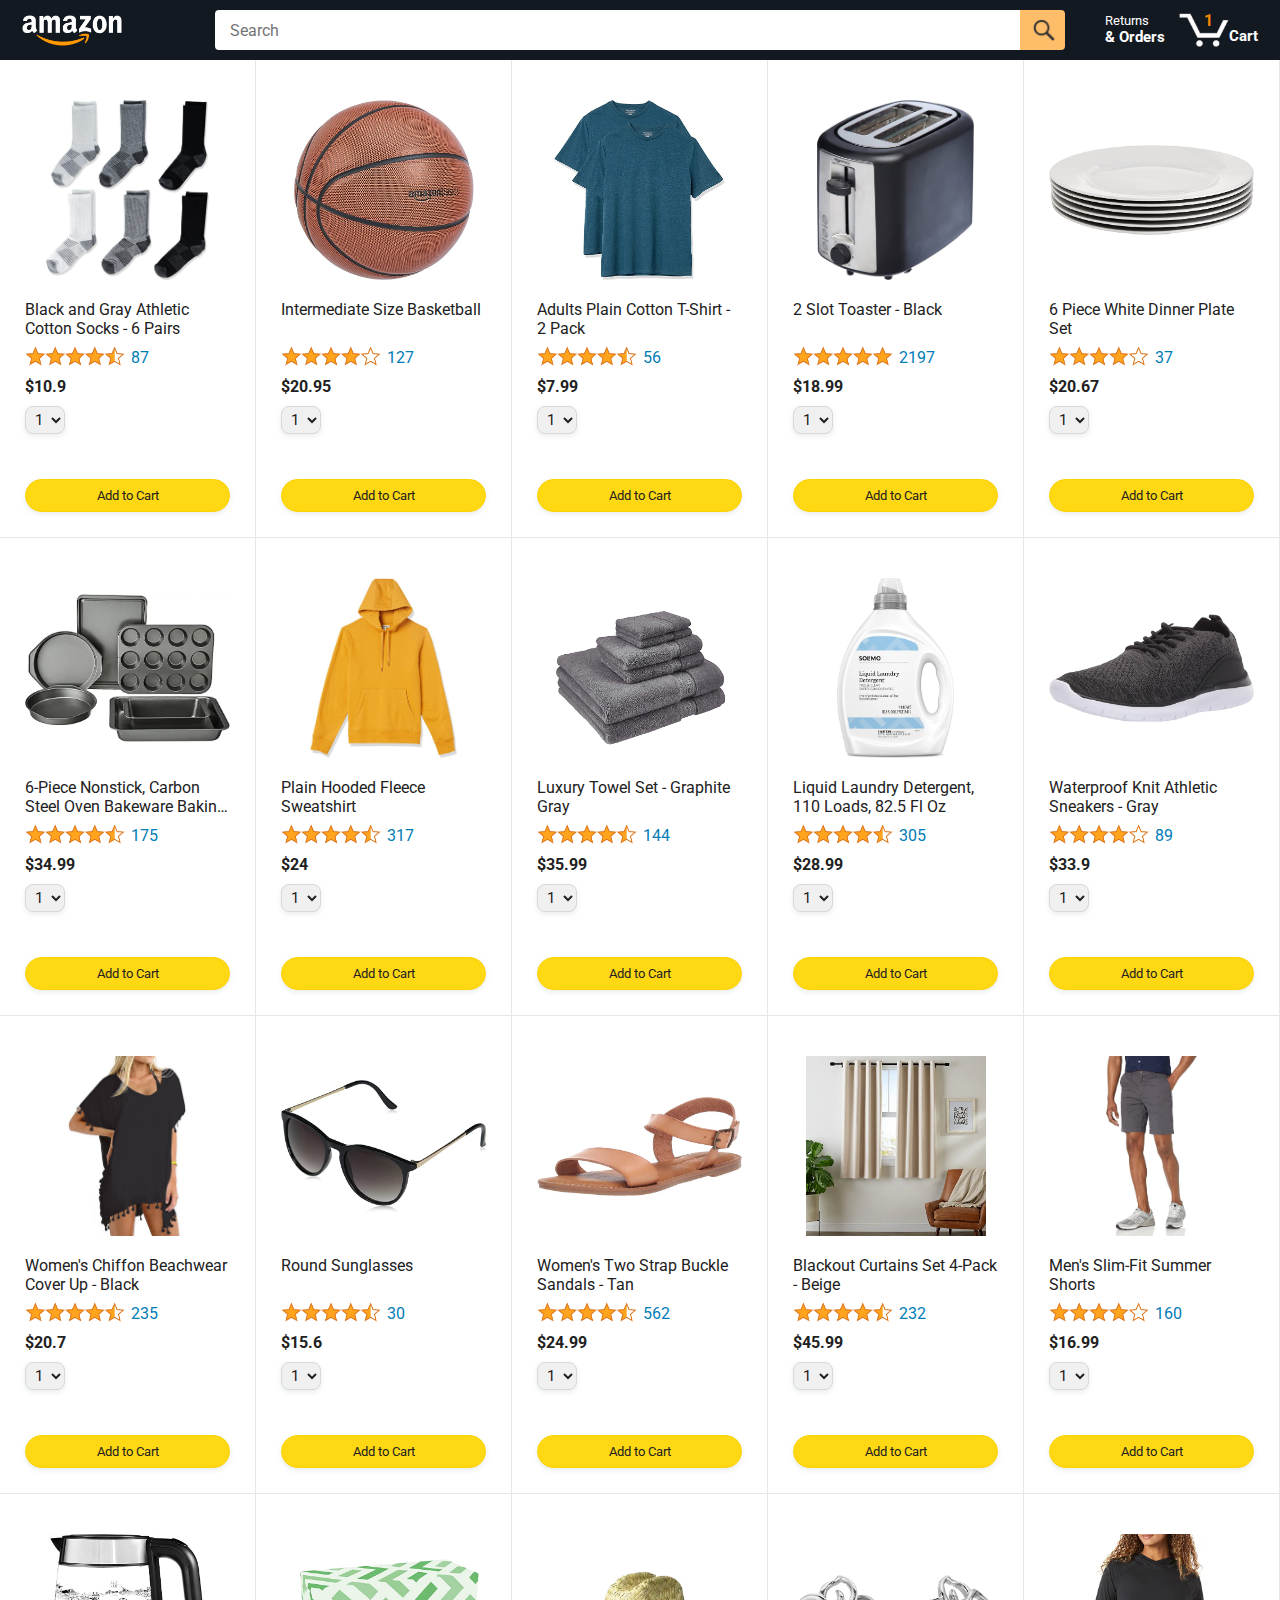
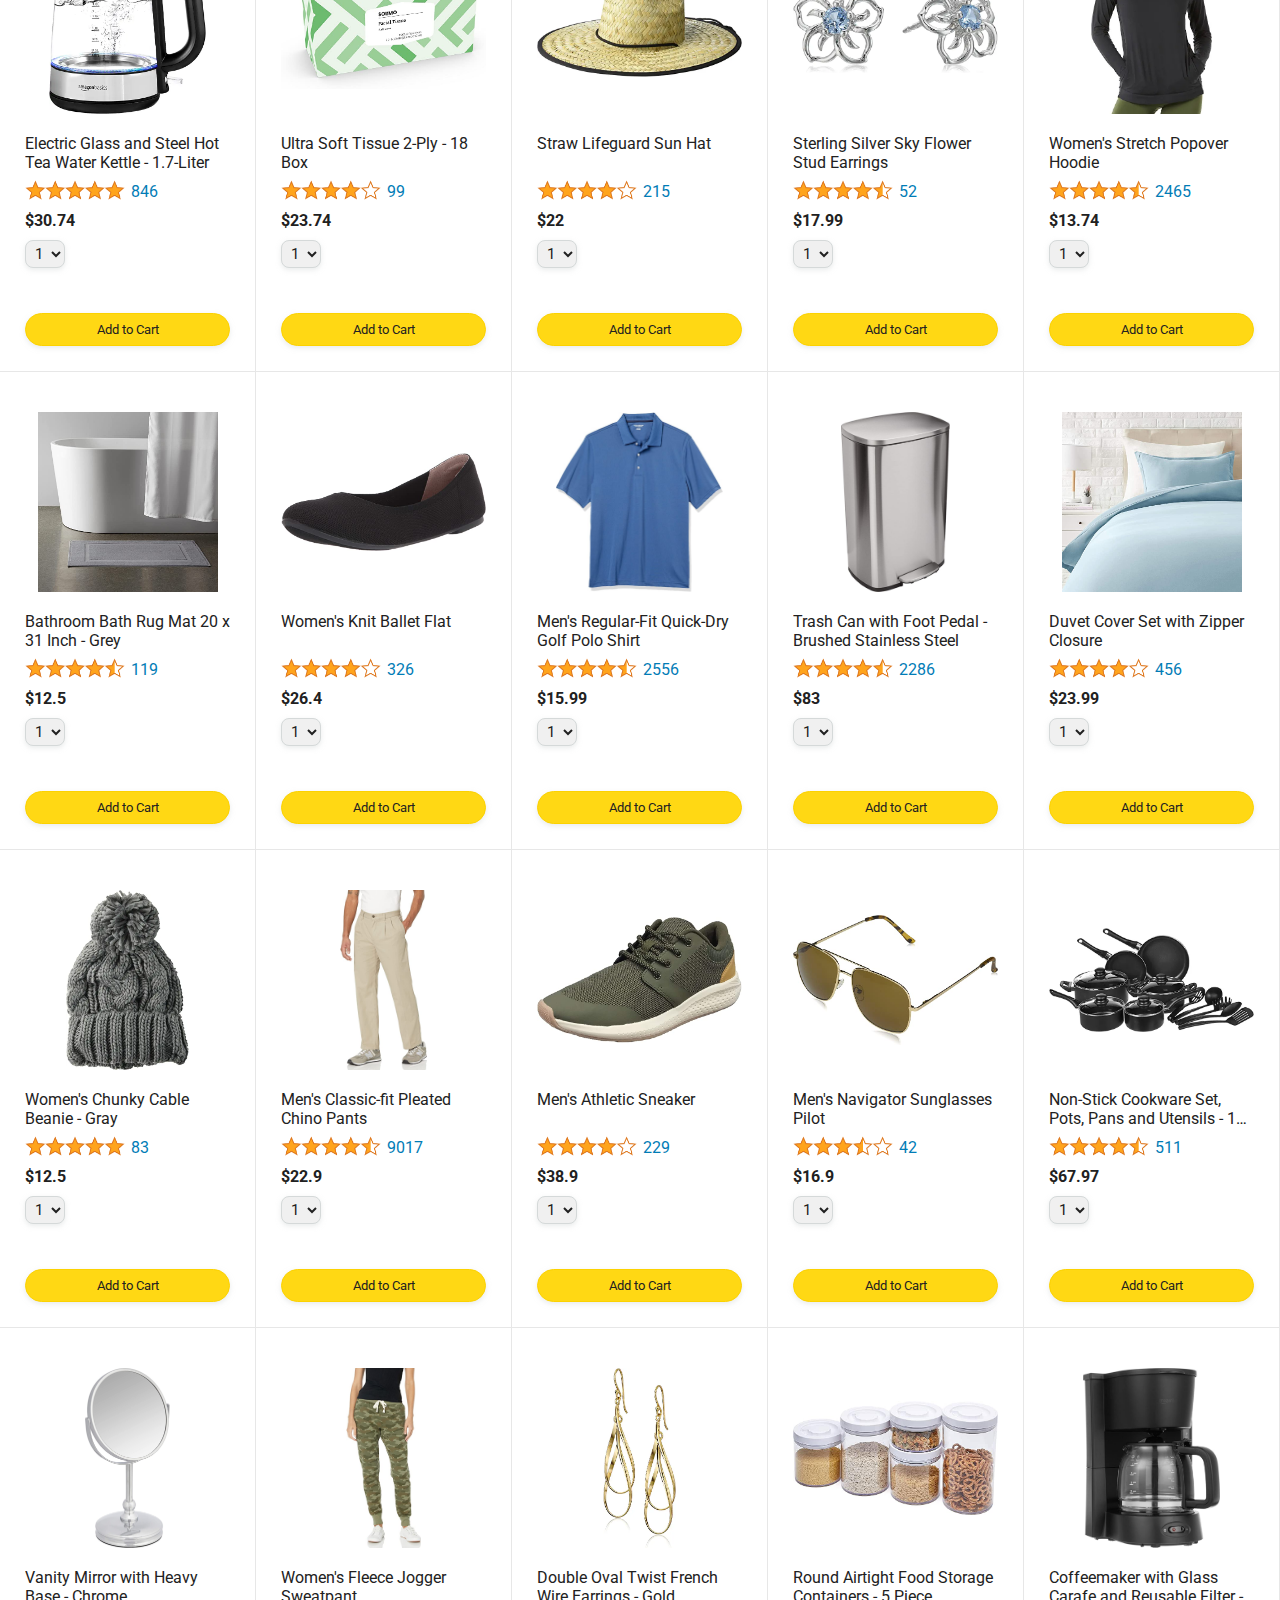
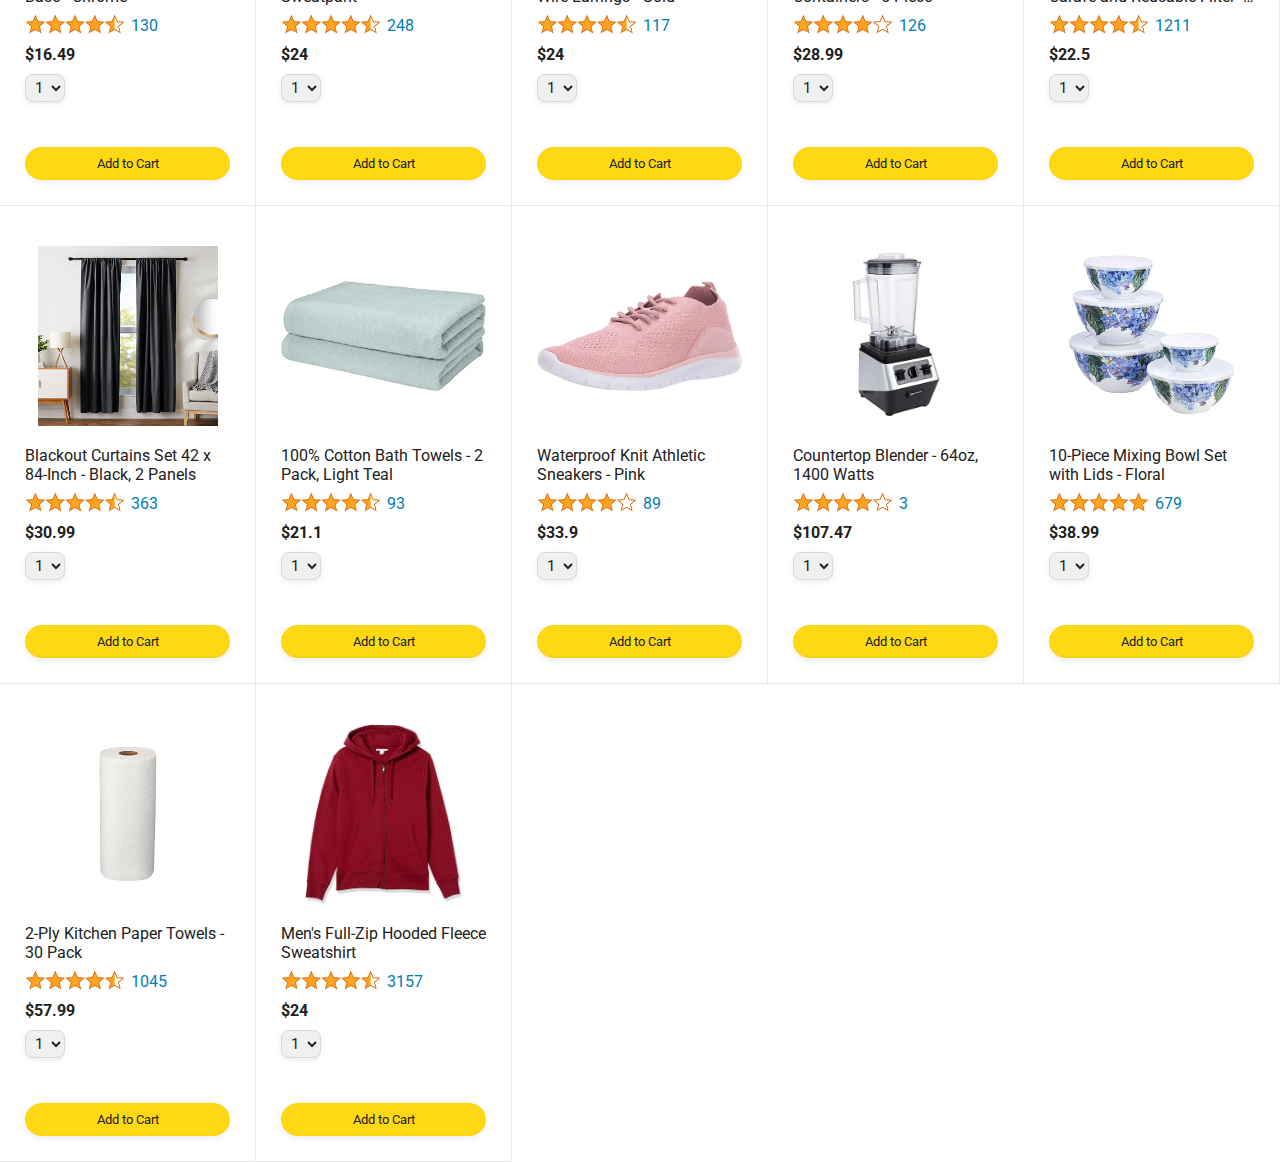
<file: index.html>
<!DOCTYPE html>
<html>
  <head>
    <title>Amazon Project</title>

    <!-- This code is needed for responsive design to work.
      (Responsive design = make the website look good on
      smaller screen sizes like a phone or a tablet). -->
    <meta name="viewport" content="width=device-width, initial-scale=1">

    <!-- Load a font called Roboto from Google Fonts. -->
    <link rel="preconnect" href="https://fonts.googleapis.com">
    <link rel="preconnect" href="https://fonts.gstatic.com" crossorigin>
    <link href="https://fonts.googleapis.com/css2?family=Roboto:wght@400;500;700&display=swap" rel="stylesheet">

    <!-- Here are the CSS files for this page. -->
    <link rel="stylesheet" href="styles/general.css">
    <link rel="stylesheet" href="styles/amazon-header.css">
    <link rel="stylesheet" href="styles/amazon.css">
  </head>
  <body>
    <div class="amazon-header">
      <div class="amazon-header-left-section">
        <a href="index.html" class="header-link">
          <img class="amazon-logo"
            src="images/amazon-logo-white.png">
          <img class="amazon-mobile-logo"
            src="images/amazon-mobile-logo-white.png">
        </a>
      </div>

      <div class="amazon-header-middle-section">
        <input class="search-bar" type="text" placeholder="Search">

        <button class="search-button">
          <img class="search-icon" src="images/icons/search-icon.png">
        </button>
      </div>

      <div class="amazon-header-right-section">
        <a class="orders-link header-link" href="orders.html">
          <span class="returns-text">Returns</span>
          <span class="orders-text">& Orders</span>
        </a>

        <a class="cart-link header-link" href="checkout.html">
          <img class="cart-icon" src="images/icons/cart-icon.png">
          <div class="cart-quantity js_cart_quantity">0</div>
          <div class="cart-text">Cart</div>
        </a>
      </div>
    </div>
    
    <div class="main">
      <div class="products-grid js_products_grid">  
        
      </div>
    </div>
  
    <!-- <script src="data/cart.js"></script>
    <script src="data/products.js" defer></script> -->
    <script type="module" src="scripts/amazon.js" defer></script>
    <!-- <script type="module" src="scripts/checkout.js"  ></script> -->
  </body>
</html>
</file>
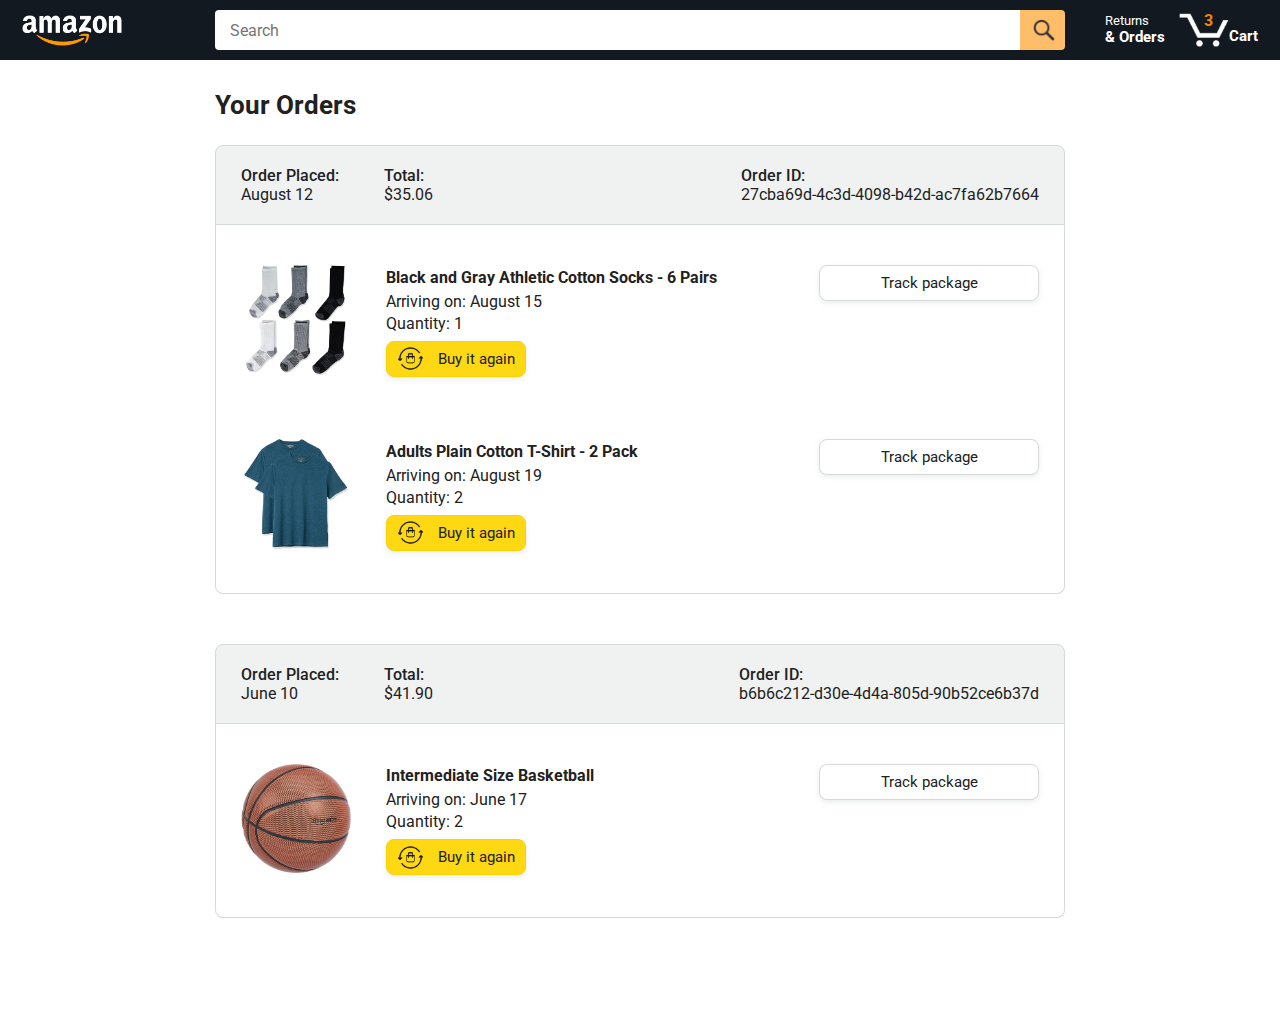
<file: orders.html>
<!DOCTYPE html>
<html>
  <head>
    <title>Orders</title>

    <!-- This code is needed for responsive design to work.
      (Responsive design = make the website look good on
      smaller screen sizes like a phone or a tablet). -->
    <meta name="viewport" content="width=device-width, initial-scale=1">

    <!-- Load a font called Roboto from Google Fonts. -->
    <link rel="preconnect" href="https://fonts.googleapis.com">
    <link rel="preconnect" href="https://fonts.gstatic.com" crossorigin>
    <link href="https://fonts.googleapis.com/css2?family=Roboto:wght@400;500;700&display=swap" rel="stylesheet">

    <!-- Here are the CSS files for this page. -->
    <link rel="stylesheet" href="styles/general.css">
    <link rel="stylesheet" href="styles/amazon-header.css">
    <link rel="stylesheet" href="styles/orders.css">
  </head>
  <body>
    <div class="amazon-header">
      <div class="amazon-header-left-section">
        <a href="amazon.html" class="header-link">
          <img class="amazon-logo"
            src="images/amazon-logo-white.png">
          <img class="amazon-mobile-logo"
            src="images/amazon-mobile-logo-white.png">
        </a>
      </div>

      <div class="amazon-header-middle-section">
        <input class="search-bar" type="text" placeholder="Search">

        <button class="search-button">
          <img class="search-icon" src="images/icons/search-icon.png">
        </button>
      </div>

      <div class="amazon-header-right-section">
        <a class="orders-link header-link" href="orders.html">
          <span class="returns-text">Returns</span>
          <span class="orders-text">& Orders</span>
        </a>

        <a class="cart-link header-link" href="checkout.html">
          <img class="cart-icon" src="images/icons/cart-icon.png">
          <div class="cart-quantity">3</div>
          <div class="cart-text">Cart</div>
        </a>
      </div>
    </div>

    <div class="main">
      <div class="page-title">Your Orders</div>

      <div class="orders-grid">
        <div class="order-container">
          
          <div class="order-header">
            <div class="order-header-left-section">
              <div class="order-date">
                <div class="order-header-label">Order Placed:</div>
                <div>August 12</div>
              </div>
              <div class="order-total">
                <div class="order-header-label">Total:</div>
                <div>$35.06</div>
              </div>
            </div>

            <div class="order-header-right-section">
              <div class="order-header-label">Order ID:</div>
              <div>27cba69d-4c3d-4098-b42d-ac7fa62b7664</div>
            </div>
          </div>

          <div class="order-details-grid">
            <div class="product-image-container">
              <img src="images/products/athletic-cotton-socks-6-pairs.jpg">
            </div>

            <div class="product-details">
              <div class="product-name">
                Black and Gray Athletic Cotton Socks - 6 Pairs
              </div>
              <div class="product-delivery-date">
                Arriving on: August 15
              </div>
              <div class="product-quantity">
                Quantity: 1
              </div>
              <button class="buy-again-button button-primary">
                <img class="buy-again-icon" src="images/icons/buy-again.png">
                <span class="buy-again-message">Buy it again</span>
              </button>
            </div>

            <div class="product-actions">
              <a href="tracking.html">
                <button class="track-package-button button-secondary">
                  Track package
                </button>
              </a>
            </div>

            <div class="product-image-container">
              <img src="images/products/adults-plain-cotton-tshirt-2-pack-teal.jpg">
            </div>

            <div class="product-details">
              <div class="product-name">
                Adults Plain Cotton T-Shirt - 2 Pack
              </div>
              <div class="product-delivery-date">
                Arriving on: August 19
              </div>
              <div class="product-quantity">
                Quantity: 2
              </div>
              <button class="buy-again-button button-primary">
                <img class="buy-again-icon" src="images/icons/buy-again.png">
                <span class="buy-again-message">Buy it again</span>
              </button>
            </div>

            <div class="product-actions">
              <a href="tracking.html">
                <button class="track-package-button button-secondary">
                  Track package
                </button>
              </a>
            </div>
          </div>
        </div>

        <div class="order-container">

          <div class="order-header">
            <div class="order-header-left-section">
              <div class="order-date">
                <div class="order-header-label">Order Placed:</div>
                <div>June 10</div>
              </div>
              <div class="order-total">
                <div class="order-header-label">Total:</div>
                <div>$41.90</div>
              </div>
            </div>

            <div class="order-header-right-section">
              <div class="order-header-label">Order ID:</div>
              <div>b6b6c212-d30e-4d4a-805d-90b52ce6b37d</div>
            </div>
          </div>

          <div class="order-details-grid">
            <div class="product-image-container">
              <img src="images/products/intermediate-composite-basketball.jpg">
            </div>

            <div class="product-details">
              <div class="product-name">
                Intermediate Size Basketball
              </div>
              <div class="product-delivery-date">
                Arriving on: June 17
              </div>
              <div class="product-quantity">
                Quantity: 2
              </div>
              <button class="buy-again-button button-primary">
                <img class="buy-again-icon" src="images/icons/buy-again.png">
                <span class="buy-again-message">Buy it again</span>
              </button>
            </div>

            <div class="product-actions">
              <a href="tracking.html">
                <button class="track-package-button button-secondary">
                  Track package
                </button>
              </a>
            </div>
          </div>
        </div>
      </div>
    </div>
  </body>
</html>
</file>
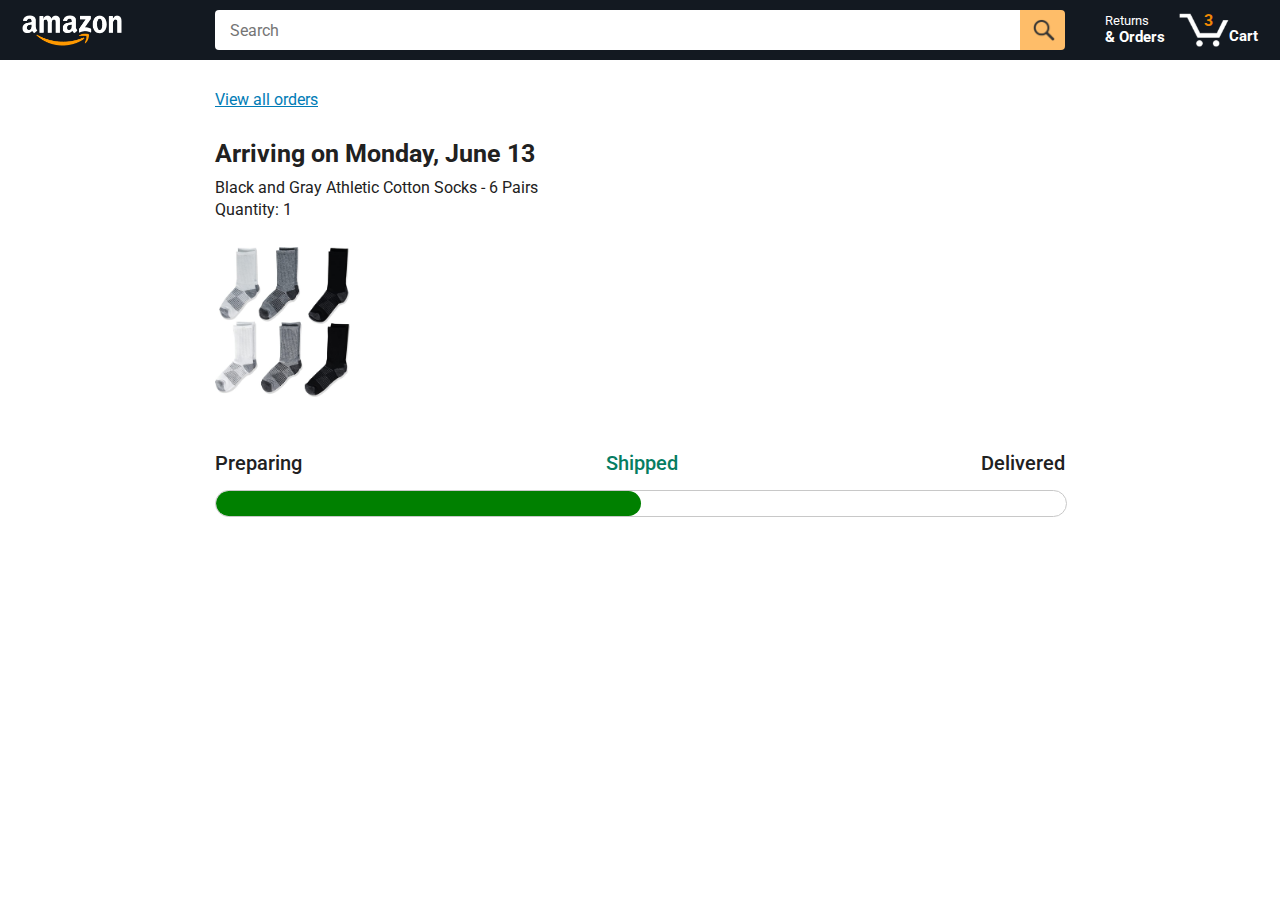
<file: tracking.html>
<!DOCTYPE html>
<html>
  <head>
    <title>Tracking</title>

    <!-- This code is needed for responsive design to work.
      (Responsive design = make the website look good on
      smaller screen sizes like a phone or a tablet). -->
    <meta name="viewport" content="width=device-width, initial-scale=1">

    <!-- Load a font called Roboto from Google Fonts. -->
    <link rel="preconnect" href="https://fonts.googleapis.com">
    <link rel="preconnect" href="https://fonts.gstatic.com" crossorigin>
    <link href="https://fonts.googleapis.com/css2?family=Roboto:wght@400;500;700&display=swap" rel="stylesheet">

    <!-- Here are the CSS files for this page. -->
    <link rel="stylesheet" href="styles/general.css">
    <link rel="stylesheet" href="styles/amazon-header.css">
    <link rel="stylesheet" href="styles/tracking.css">
  </head>
  <body>
    <div class="amazon-header">
      <div class="amazon-header-left-section">
        <a href="amazon.html" class="header-link">
          <img class="amazon-logo"
            src="images/amazon-logo-white.png">
          <img class="amazon-mobile-logo"
            src="images/amazon-mobile-logo-white.png">
        </a>
      </div>

      <div class="amazon-header-middle-section">
        <input class="search-bar" type="text" placeholder="Search">

        <button class="search-button">
          <img class="search-icon" src="images/icons/search-icon.png">
        </button>
      </div>

      <div class="amazon-header-right-section">
        <a class="orders-link header-link" href="orders.html">
          <span class="returns-text">Returns</span>
          <span class="orders-text">& Orders</span>
        </a>

        <a class="cart-link header-link" href="checkout.html">
          <img class="cart-icon" src="images/icons/cart-icon.png">
          <div class="cart-quantity">3</div>
          <div class="cart-text">Cart</div>
        </a>
      </div>
    </div>

    <div class="main">
      <div class="order-tracking">
        <a class="back-to-orders-link link-primary" href="orders.html">
          View all orders
        </a>

        <div class="delivery-date">
          Arriving on Monday, June 13
        </div>

        <div class="product-info">
          Black and Gray Athletic Cotton Socks - 6 Pairs
        </div>

        <div class="product-info">
          Quantity: 1
        </div>

        <img class="product-image" src="images/products/athletic-cotton-socks-6-pairs.jpg">

        <div class="progress-labels-container">
          <div class="progress-label">
            Preparing
          </div>
          <div class="progress-label current-status">
            Shipped
          </div>
          <div class="progress-label">
            Delivered
          </div>
        </div>

        <div class="progress-bar-container">
          <div class="progress-bar"></div>
        </div>
      </div>
    </div>
  </body>
</html>
</file>
<file: styles/general.css>
body {
  font-family: Roboto, Arial;
  color: rgb(33, 33, 33);
  /* The <body> element has a default margin of 8px
     on all sides. This removes the default margins. */
  margin: 0;
}

/* <p> elements have a default margin on the top
   and bottom. This removes the default margins. */
p {
  margin: 0;
}

button {
  cursor: pointer;
}

select {
  cursor: pointer;
}

input, select, button {
  font-family: Roboto, Arial;
}

.button-primary {
  color: rgb(33, 33, 33);
  background-color: rgb(255, 216, 20);
  border: 1px solid rgb(252, 210, 0);
  border-radius: 8px;
  cursor: pointer;
  box-shadow: 0 2px 5px rgba(213, 217, 217, 0.5);
}

.button-primary:hover {
  background-color: rgb(247, 202, 0);
  border: 1px solid rgb(242, 194, 0);
}

.button-primary:active {
  background: rgb(255, 216, 20);
  border-color: rgb(252, 210, 0);
  box-shadow: none;
}

.button-secondary {
  color: rgb(33, 33, 33);
  background: white;
  border: 1px solid rgb(213, 217, 217);
  border-radius: 8px;
  cursor: pointer;
  box-shadow: 0 2px 5px rgba(213, 217, 217, 0.5);
}

.button-secondary:hover {
  background-color: rgb(247, 250, 250);
}

.button-secondary:active {
  background-color: rgb(237, 253, 255);
  box-shadow: none;
}

/* These styles will limit text to 2 lines. Anything
   beyond 2 lines will be replaced with "..."
   You can find this code by using an A.I. tool or by
   searching in Google.
   https://css-tricks.com/almanac/properties/l/line-clamp/ */
.limit-text-to-2-lines {
  display: -webkit-box;
  -webkit-line-clamp: 2;
  -webkit-box-orient: vertical;
  overflow: hidden;
}

.link-primary {
  color: rgb(1, 124, 182);
  cursor: pointer;
}

.link-primary:hover {
  color: rgb(196, 80, 0);
}

/* Styles for dropdown selectors. */
select {
  color: rgb(33, 33, 33);
  background-color: rgb(240, 240, 240);
  border: 1px solid rgb(213, 217, 217);
  border-radius: 8px;
  padding: 3px 5px;
  font-size: 15px;
  cursor: pointer;
  box-shadow: 0 2px 5px rgba(213, 217, 217, 0.5);
}

select:focus,
input:focus {
  outline: 2px solid rgb(255, 153, 0);
}

option{
  background-color: white;
}
</file>
<file: styles/amazon-header.css>
.amazon-header {
  background-color: rgb(19, 25, 33);
  color: white;
  padding-left: 15px;
  padding-right: 15px;

  display: flex;
  align-items: center;
  justify-content: space-between;

  position: fixed;
  top: 0;
  left: 0;
  right: 0;
  height: 60px;
}

.amazon-header-left-section {
  width: 180px;
}

@media (max-width: 800px) {
  .amazon-header-left-section {
    width: unset;
  }
}

.header-link {
  display: inline-block;
  padding: 6px;
  border-radius: 2px;
  cursor: pointer;
  text-decoration: none;
  border: 1px solid rgba(0, 0, 0, 0);
}

.header-link:hover {
  border: 1px solid white;
}

.amazon-logo {
  width: 100px;
  margin-top: 5px;
}

.amazon-mobile-logo {
  display: none;
}

@media (max-width: 575px) {
  .amazon-logo {
    display: none;
  }

  .amazon-mobile-logo {
    display: block;
    height: 35px;
    margin-top: 5px;
  }
}

.amazon-header-middle-section {
  flex: 1;
  max-width: 850px;
  margin-left: 10px;
  margin-right: 10px;
  display: flex;
}

.search-bar {
  flex: 1;
  width: 0;
  font-size: 16px;
  height: 38px;
  padding-left: 15px;
  border: none;
  border-top-left-radius: 4px;
  border-bottom-left-radius: 4px;
  border-top-right-radius: 0;
  border-bottom-right-radius: 0;
}

.search-button {
  background-color: rgb(254, 189, 105);
  border: none;
  width: 45px;
  height: 40px;
  border-top-right-radius: 4px;
  border-bottom-right-radius: 4px;
  flex-shrink: 0;
}

.search-icon {
  height: 22px;
  margin-left: 2px;
  margin-top: 3px;
}

.amazon-header-right-section {
  width: 180px;
  flex-shrink: 0;
  display: flex;
  justify-content: end;
}

.orders-link {
  color: white;
}

.returns-text {
  display: block;
  font-size: 13px;
}

.orders-text {
  display: block;
  font-size: 15px;
  font-weight: 700;
}

.cart-link {
  color: white;
  display: flex;
  align-items: center;
  position: relative;
}

.cart-icon {
  width: 50px;
}

.cart-text {
  margin-top: 12px;
  font-size: 15px;
  font-weight: 700;
}

.cart-quantity {
  color: rgb(240, 136, 4);
  font-size: 16px;
  font-weight: 700;

  position: absolute;
  top: 4px;
  left: 22px;
  
  width: 26px;
  text-align: center;
}
</file>
<file: styles/amazon.css>
.main {
  margin-top: 60px;
}

.products-grid {
  display: grid;

  /* - In CSS Grid, 1fr means a column will take up the
       remaining space in the grid.
     - If we write 1fr 1fr ... 1fr; 8 times, this will
       divide the grid into 8 columns, each taking up an
       equal amount of the space.
     - repeat(8, 1fr); is a shortcut for repeating "1fr"
       8 times (instead of typing out "1fr" 8 times).
       repeat(...) is a special property that works with
       display: grid; */
  grid-template-columns: repeat(8, 1fr);
}

/* @media is used to create responsive design (making the
   website look good on any screen size). This @media
   means when the screen width is 2000px or less, we
   will divide the grid into 7 columns instead of 8. */
@media (max-width: 2000px) {
  .products-grid {
    grid-template-columns: repeat(7, 1fr);
  }
}

/* This @media means when the screen width is 1600px or
   less, we will divide the grid into 6 columns. */
   
@media (max-width: 1600px) {
  .products-grid {
    grid-template-columns: repeat(6, 1fr);
  }
}

@media (max-width: 1300px) {
  .products-grid {
    grid-template-columns: repeat(5, 1fr);
  }
}

@media (max-width: 1000px) {
  .products-grid {
    grid-template-columns: repeat(4, 1fr);
  }
}

@media (max-width: 800px) {
  .products-grid {
    grid-template-columns: repeat(3, 1fr);
  }
}

@media (max-width: 575px) {
  .products-grid {
    grid-template-columns: repeat(2, 1fr);
  }
}

@media (max-width: 450px) {
  .products-grid {
    grid-template-columns: 1fr;
  }
}

.product-container {
  padding-top: 40px;
  padding-bottom: 25px;
  padding-left: 25px;
  padding-right: 25px;

  border-right: 1px solid rgb(231, 231, 231);
  border-bottom: 1px solid rgb(231, 231, 231);

  display: flex;
  flex-direction: column;
}

.product-image-container {
  display: flex;
  justify-content: center;
  align-items: center;

  height: 180px;
  margin-bottom: 20px;
}

.product-image {
  /* Images will overflow their container by default. To
    prevent this, we set max-width and max-height to 100%
    so they stay inside their container. */
  max-width: 100%;
  max-height: 100%;
}

.product-name {
  height: 40px;
  margin-bottom: 5px;
}

.product-rating-container {
  display: flex;
  align-items: center;
  margin-bottom: 10px;
}

.product-rating-stars {
  width: 100px;
  margin-right: 6px;
}

.product-rating-count {
  color: rgb(1, 124, 182);
  cursor: pointer;
  margin-top: 3px;
}

.product-price {
  font-weight: 700;
  margin-bottom: 10px;
}

.product-quantity-container {
  margin-bottom: 17px;
}

.product-spacer {
  flex: 1;
}

.added-to-cart {
  color: rgb(6, 125, 98);
  font-size: 16px;

  display: flex;
  align-items: center;
  margin-bottom: 8px;

  /* At first, the "Added to cart" message will
     be invisible. Use JavaScript to change the
     opacity and make it visible. */
  opacity: 0;
}

.added-to-cart img {
  height: 20px;
  margin-right: 5px;
}

.add-to-cart-button {
  width: 100%;
  padding: 8px;
  border-radius: 50px;
}
</file>
<file: styles/orders.css>
.main {
  max-width: 850px;
  margin-top: 90px;
  margin-bottom: 100px;
  padding-left: 20px;
  padding-right: 20px;

  /* margin-left: auto;
     margin-right auto;
     Is a trick for centering an element horizontally
     without needing a container. */
  margin-left: auto;
  margin-right: auto;
}

.page-title {
  font-weight: 700;
  font-size: 26px;
  margin-bottom: 25px;
}

.orders-grid {
  display: grid;
  grid-template-columns: 1fr;
  row-gap: 50px;
}

.order-header {
  background-color: rgb(240, 242, 242);
  border: 1px solid rgb(213, 217, 217);

  display: flex;
  align-items: center;
  justify-content: space-between;

  padding: 20px 25px;
  border-top-left-radius: 8px;
  border-top-right-radius: 8px;
}

.order-header-left-section {
  display: flex;
  flex-shrink: 0;
}

.order-header-label {
  font-weight: 500;
}

.order-date,
.order-total {
  margin-right: 45px;
}

.order-header-right-section {
  flex-shrink: 1;
}

@media (max-width: 575px) {
  .order-header {
    flex-direction: column;
    align-items: start;
    line-height: 23px;
    padding: 15px;
  }

  .order-header-left-section {
    flex-direction: column;
  }

  .order-header-label {
    margin-right: 5px;
  }

  .order-date,
  .order-total {
    display: grid;
    grid-template-columns: auto 1fr;
    margin-right: 0;
  }

  .order-header-right-section {
    display: grid;
    grid-template-columns: auto 1fr;
  }
}

.order-details-grid {
  padding: 40px 25px;
  border: 1px solid rgb(213, 217, 217);
  border-top: none;
  border-bottom-left-radius: 8px;
  border-bottom-right-radius: 8px;

  display: grid;
  grid-template-columns: 110px 1fr 220px;
  column-gap: 35px;
  row-gap: 60px;
  align-items: center;
}

@media (max-width: 800px) {
  .order-details-grid {
    grid-template-columns: 110px 1fr;
    row-gap: 0;
    padding-bottom: 8px;
  }
}

@media (max-width: 450px) {
  .order-details-grid {
    grid-template-columns: 1fr;
  }
}

.product-image-container {
  text-align: center;
}

.product-image-container img {
  max-width: 110px;
  max-height: 110px;
}

.product-name {
  font-weight: 700;
  margin-bottom: 5px;
}

.product-delivery-date {
  margin-bottom: 3px;
}

.product-quantity {
  margin-bottom: 8px;
}

.buy-again-button {
  font-size: 15px;
  width: 140px;
  height: 36px;
  border-radius: 8px;

  display: flex;
  align-items: center;
  justify-content: center;
}

.buy-again-icon {
  width: 25px;
  margin-right: 15px;
}

.product-actions {
  align-self: start;
}

.track-package-button {
  width: 100%;
  font-size: 15px;
  padding: 8px;
}

@media (max-width: 800px) {
  .buy-again-button {
    margin-bottom: 10px;
  }

  .product-actions {
    /* grid-column: 2 means this element will be placed
       in column 2 in the grid. (Normally, the column that
       an element is placed in is determined by the order
       of the elements in the HTML. grid-column overrides
       this default ordering). */
    grid-column: 2;
    margin-bottom: 30px;
  }

  .track-package-button {
    width: 140px;
  }
}

@media (max-width: 450px) {
  .product-image-container {
    text-align: center;
    margin-bottom: 25px;
  }

  .product-image-container img {
    max-width: 150px;
    max-height: 150px;
  }

  .product-name {
    margin-bottom: 10px;
  }

  .product-quantity {
    margin-bottom: 15px;
  }

  .buy-again-button {
    width: 100%;
    margin-bottom: 15px;
  }

  .product-actions {
    /* grid-column: auto; undos grid-column: 2; from above.
       This element will now be placed in its normal column
       in the grid. */
    grid-column: auto;
    margin-bottom: 70px;
  }

  .track-package-button {
    width: 100%;
    padding: 12px;
  }
}
</file>
<file: styles/tracking.css>
.main {
  max-width: 850px;
  margin-top: 90px;
  margin-bottom: 100px;
  padding-left: 30px;
  padding-right: 30px;

  /* margin-left: auto;
     margin-right auto;
     Is a trick for centering an element horizontally
     without needing a container. */
  margin-left: auto;
  margin-right: auto;
}

.back-to-orders-link {
  display: inline-block;
  margin-bottom: 30px;
}

.delivery-date {
  font-size: 25px;
  font-weight: 700;
  margin-bottom: 10px;
}

.product-info {
  margin-bottom: 3px;
}

.product-image {
  max-width: 150px;
  max-height: 150px;
  margin-top: 25px;
  margin-bottom: 50px;
}

.progress-labels-container {
  display: flex;
  justify-content: space-between;
  font-size: 20px;
  font-weight: 500;
  margin-bottom: 15px;
}

.current-status {
  color: rgb(6, 125, 98);
}

@media (max-width: 575px) {
  .progress-labels-container {
    font-size: 16px;
  }
}

@media (max-width: 450px) {
  .progress-labels-container {
    flex-direction: column;
    margin-bottom: 5px;
  }

  .progress-label {
    margin-bottom: 3px;
  }
}

.progress-bar-container {
  height: 25px;
  width: 100%;

  border: 1px solid rgb(200, 200, 200);
  border-radius: 50px;
  overflow: hidden;
}

.progress-bar {
  height: 100%;
  background-color: green;
  border-radius: 50px;
  width: 50%;
}
</file>
